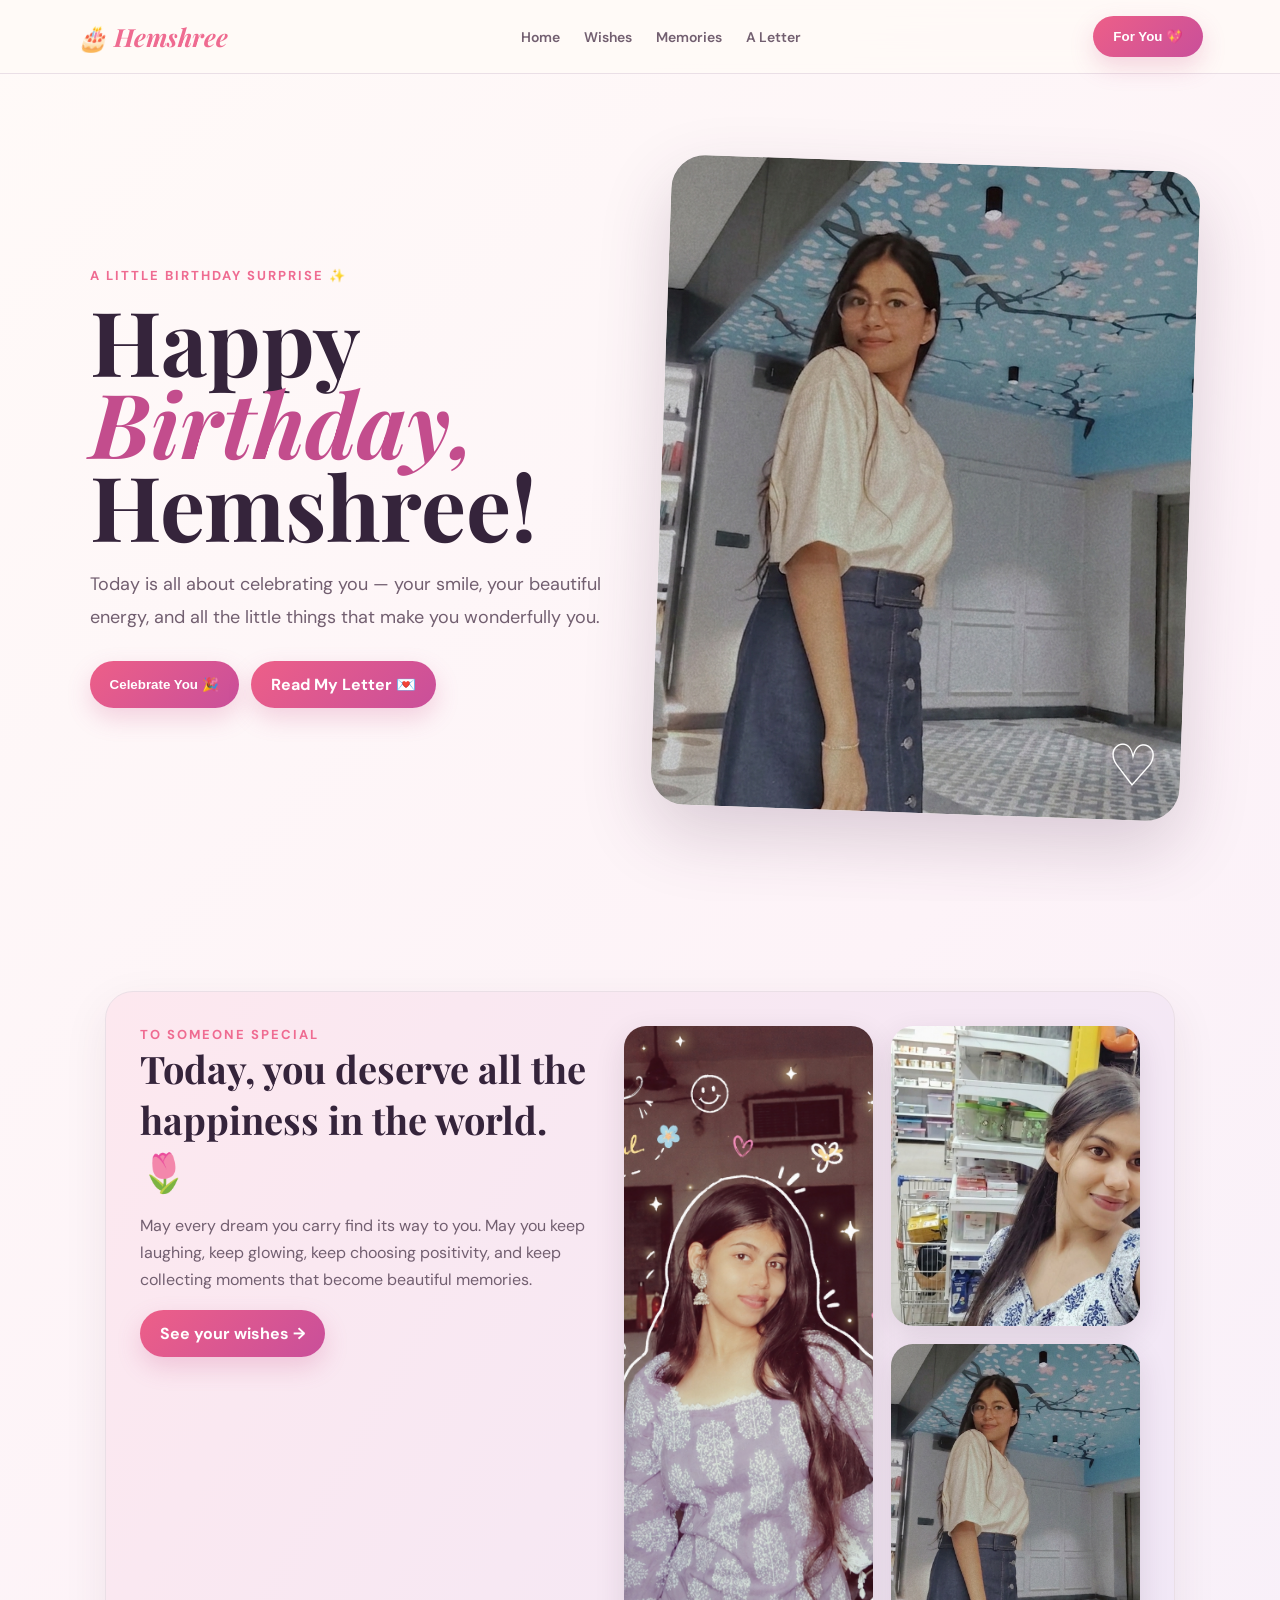
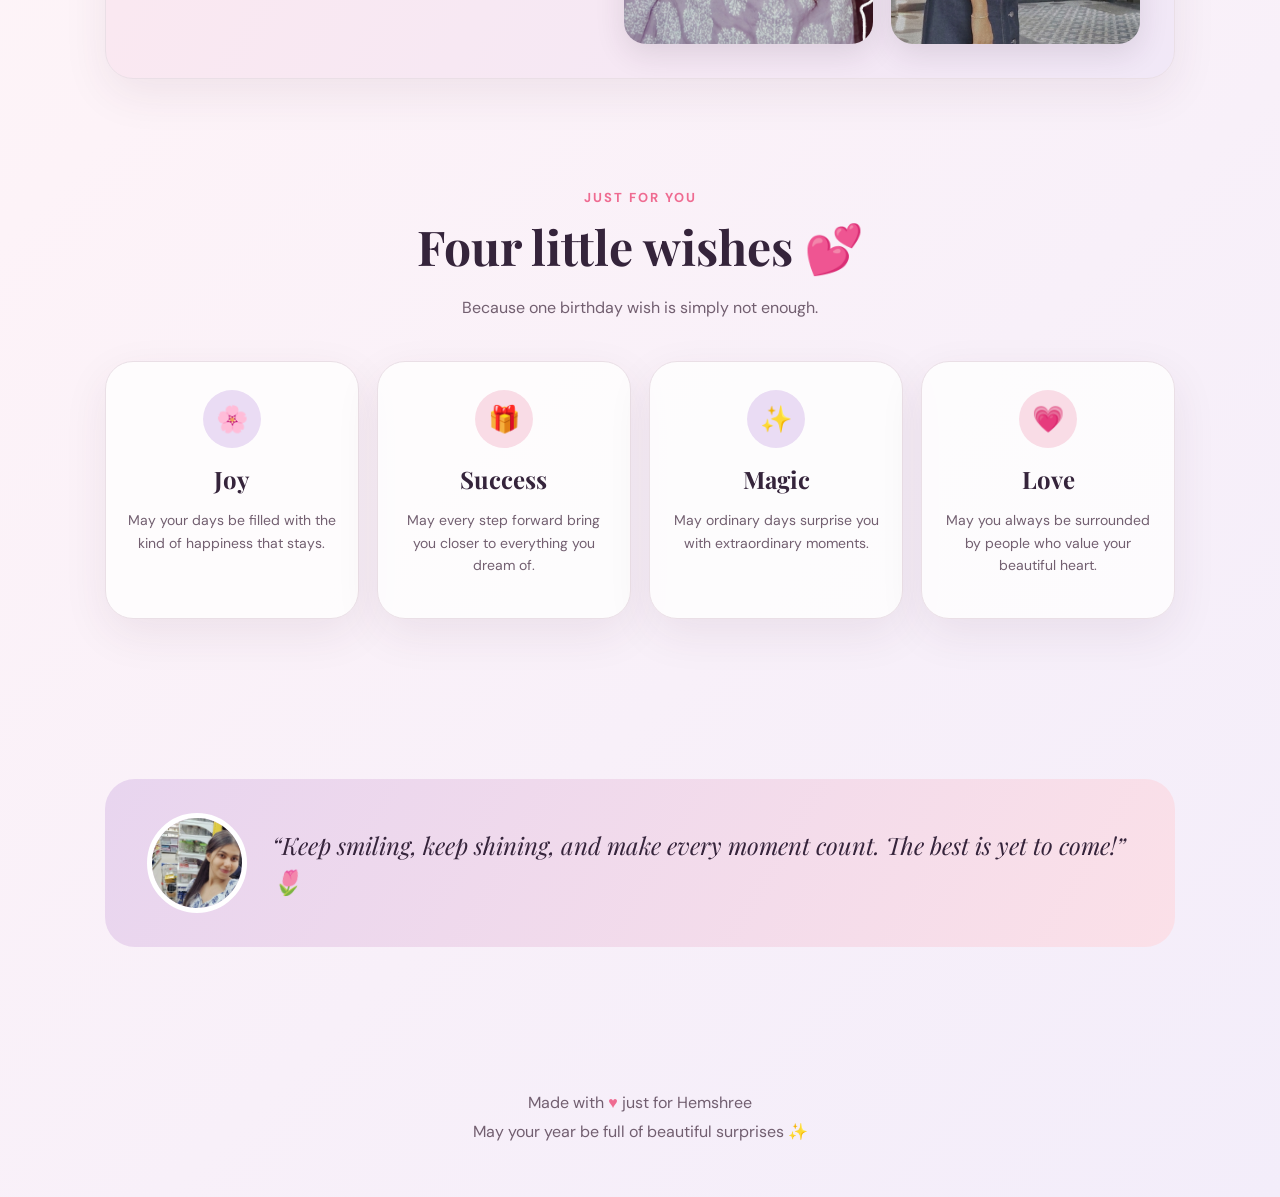
<file: index.html>
<!doctype html><html lang="en"><head><meta charset="utf-8"><meta name="viewport" content="width=device-width,initial-scale=1"><title>Happy Birthday Hemshree 💖</title><link rel="stylesheet" href="style.css"></head><body><nav class="nav"><a class="logo" href="index.html">🎂 <span>Hemshree</span></a><div class="navlinks"><a href="index.html">Home</a><a href="wishes.html">Wishes</a><a href="memories.html">Memories</a><a href="letter.html">A Letter</a></div><button class="btn" data-celebrate>For You 💖</button></nav><div class="floating"></div><main><section class="hero"><div><div class="kicker">A little birthday surprise ✨</div><h1>Happy<br><em>Birthday,</em><br>Hemshree!</h1><p class="lead">Today is all about celebrating you — your smile, your beautiful energy, and all the little things that make you wonderfully you.</p><div class="hero-actions"><button class="btn" data-celebrate>Celebrate You 🎉</button><a class="btn" href="letter.html">Read My Letter 💌</a></div></div><div class="photo-frame"><img src="assets/hero.png" alt="Hemshree"></div></section><section class="section"><div class="special card"><div><div class="kicker">To someone special</div><h2>Today, you deserve all the happiness in the world. 🌷</h2><p>May every dream you carry find its way to you. May you keep laughing, keep glowing, keep choosing positivity, and keep collecting moments that become beautiful memories.</p><a class="btn" href="wishes.html">See your wishes →</a></div><div class="gallery"><div class="pic tall"><img src="assets/collage.jpg" alt="Hemshree memory collage"></div><div class="pic"><img src="assets/selfie.jpg" alt="Hemshree smiling"></div><div class="pic"><img src="assets/hero.png" alt="Hemshree"></div></div></div></section><section class="section" style="padding-top:20px"><div class="section-head"><div class="kicker">Just for you</div><h2>Four little wishes 💕</h2><p>Because one birthday wish is simply not enough.</p></div><div class="wishes"><div class="wish card"><div class="icon">🌸</div><h3>Joy</h3><p>May your days be filled with the kind of happiness that stays.</p></div><div class="wish card"><div class="icon">🎁</div><h3>Success</h3><p>May every step forward bring you closer to everything you dream of.</p></div><div class="wish card"><div class="icon">✨</div><h3>Magic</h3><p>May ordinary days surprise you with extraordinary moments.</p></div><div class="wish card"><div class="icon">💗</div><h3>Love</h3><p>May you always be surrounded by people who value your beautiful heart.</p></div></div></section><section class="section" style="padding-top:20px"><div class="quote"><img src="assets/selfie.jpg" alt="Hemshree"><blockquote>“Keep smiling, keep shining, and make every moment count. The best is yet to come!” 🌷</blockquote></div></section></main><footer class="footer">Made with <strong>♥</strong> just for Hemshree<br><span style="display:inline-block;margin-top:8px">May your year be full of beautiful surprises ✨</span></footer><script src="script.js"></script></body></html>
</file>
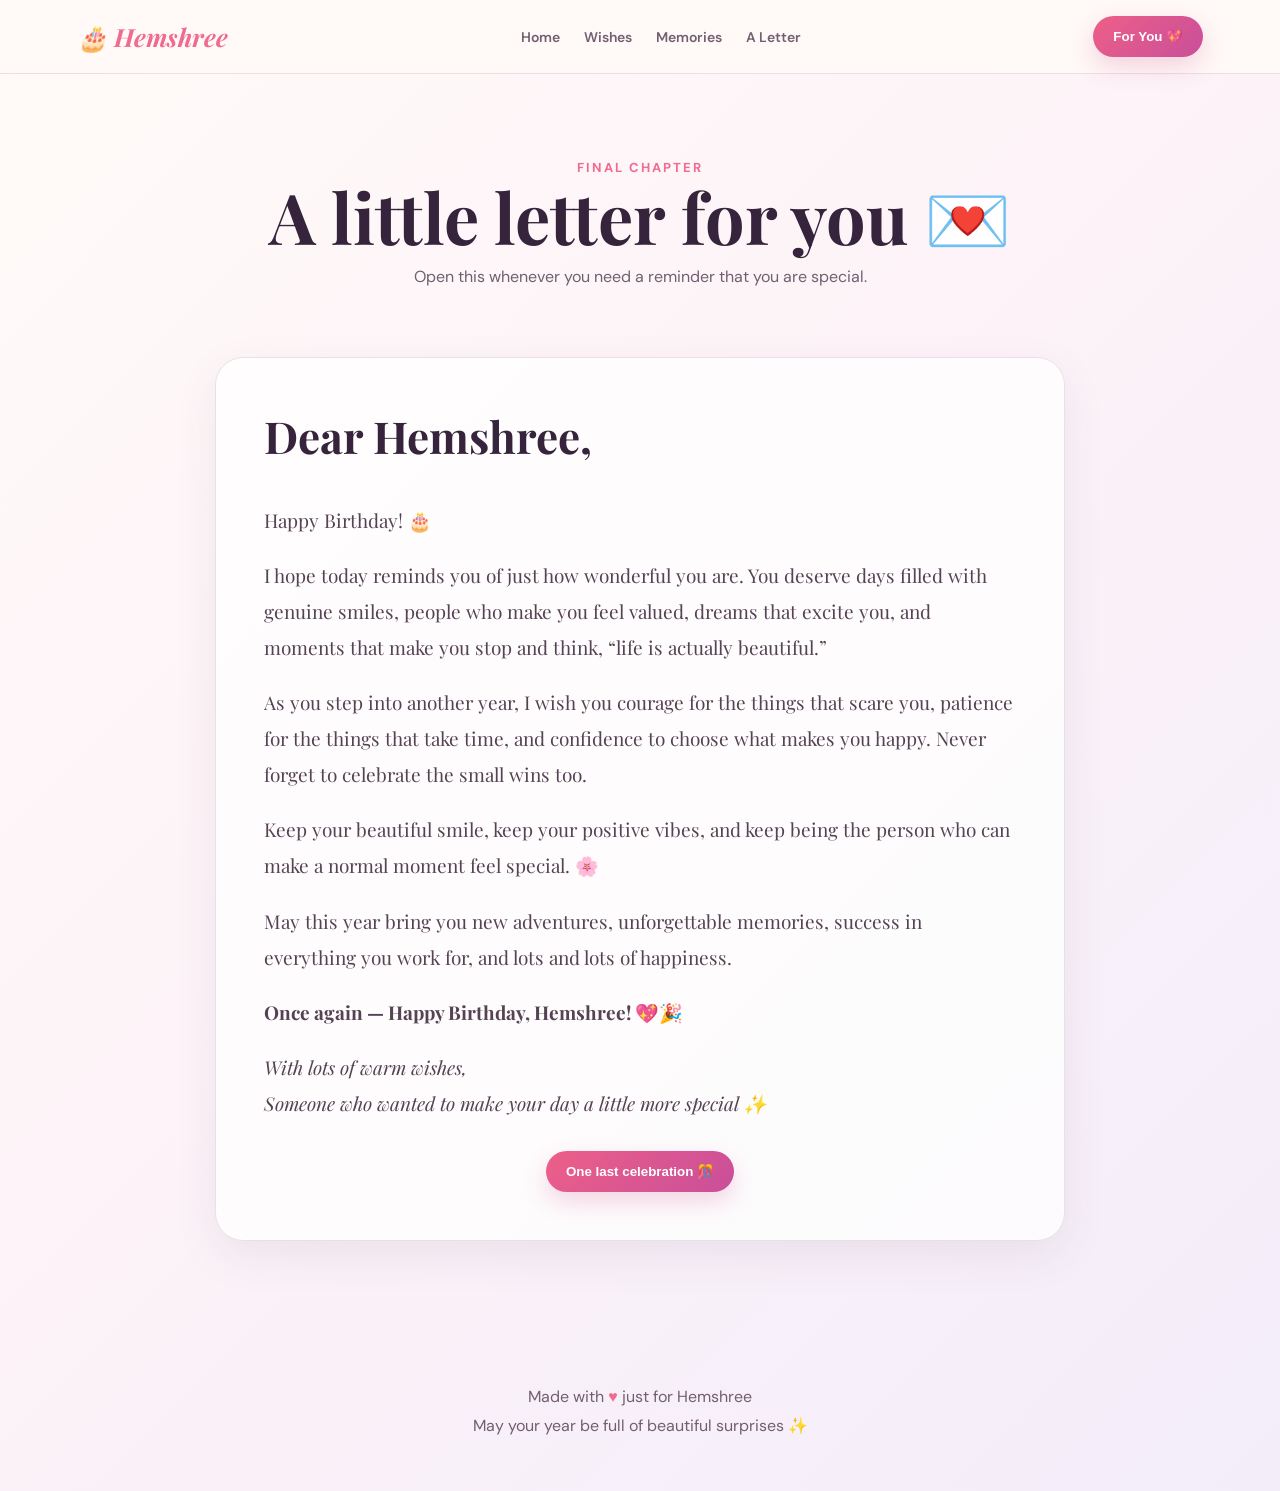
<file: letter.html>
<!doctype html><html lang="en"><head><meta charset="utf-8"><meta name="viewport" content="width=device-width,initial-scale=1"><title>A Letter for Hemshree 💌</title><link rel="stylesheet" href="style.css"></head><body><nav class="nav"><a class="logo" href="index.html">🎂 <span>Hemshree</span></a><div class="navlinks"><a href="index.html">Home</a><a href="wishes.html">Wishes</a><a href="memories.html">Memories</a><a href="letter.html">A Letter</a></div><button class="btn" data-celebrate>For You 💖</button></nav><div class="floating"></div><header class="page-hero"><div class="kicker">Final chapter</div><h1>A little letter for you 💌</h1><p>Open this whenever you need a reminder that you are special.</p></header><section class="section" style="padding-top:10px"><article class="card letter"><h2>Dear Hemshree,</h2><p>Happy Birthday! 🎂</p><p>I hope today reminds you of just how wonderful you are. You deserve days filled with genuine smiles, people who make you feel valued, dreams that excite you, and moments that make you stop and think, “life is actually beautiful.”</p><p>As you step into another year, I wish you courage for the things that scare you, patience for the things that take time, and confidence to choose what makes you happy. Never forget to celebrate the small wins too.</p><p>Keep your beautiful smile, keep your positive vibes, and keep being the person who can make a normal moment feel special. 🌸</p><p>May this year bring you new adventures, unforgettable memories, success in everything you work for, and lots and lots of happiness.</p><p><strong>Once again — Happy Birthday, Hemshree! 💖🎉</strong></p><p class="signature">With lots of warm wishes,<br>Someone who wanted to make your day a little more special ✨</p><div style="text-align:center;margin-top:30px"><button class="btn" data-celebrate>One last celebration 🎊</button></div></article></section><footer class="footer">Made with <strong>♥</strong> just for Hemshree<br><span style="display:inline-block;margin-top:8px">May your year be full of beautiful surprises ✨</span></footer><script src="script.js"></script></body></html>
</file>
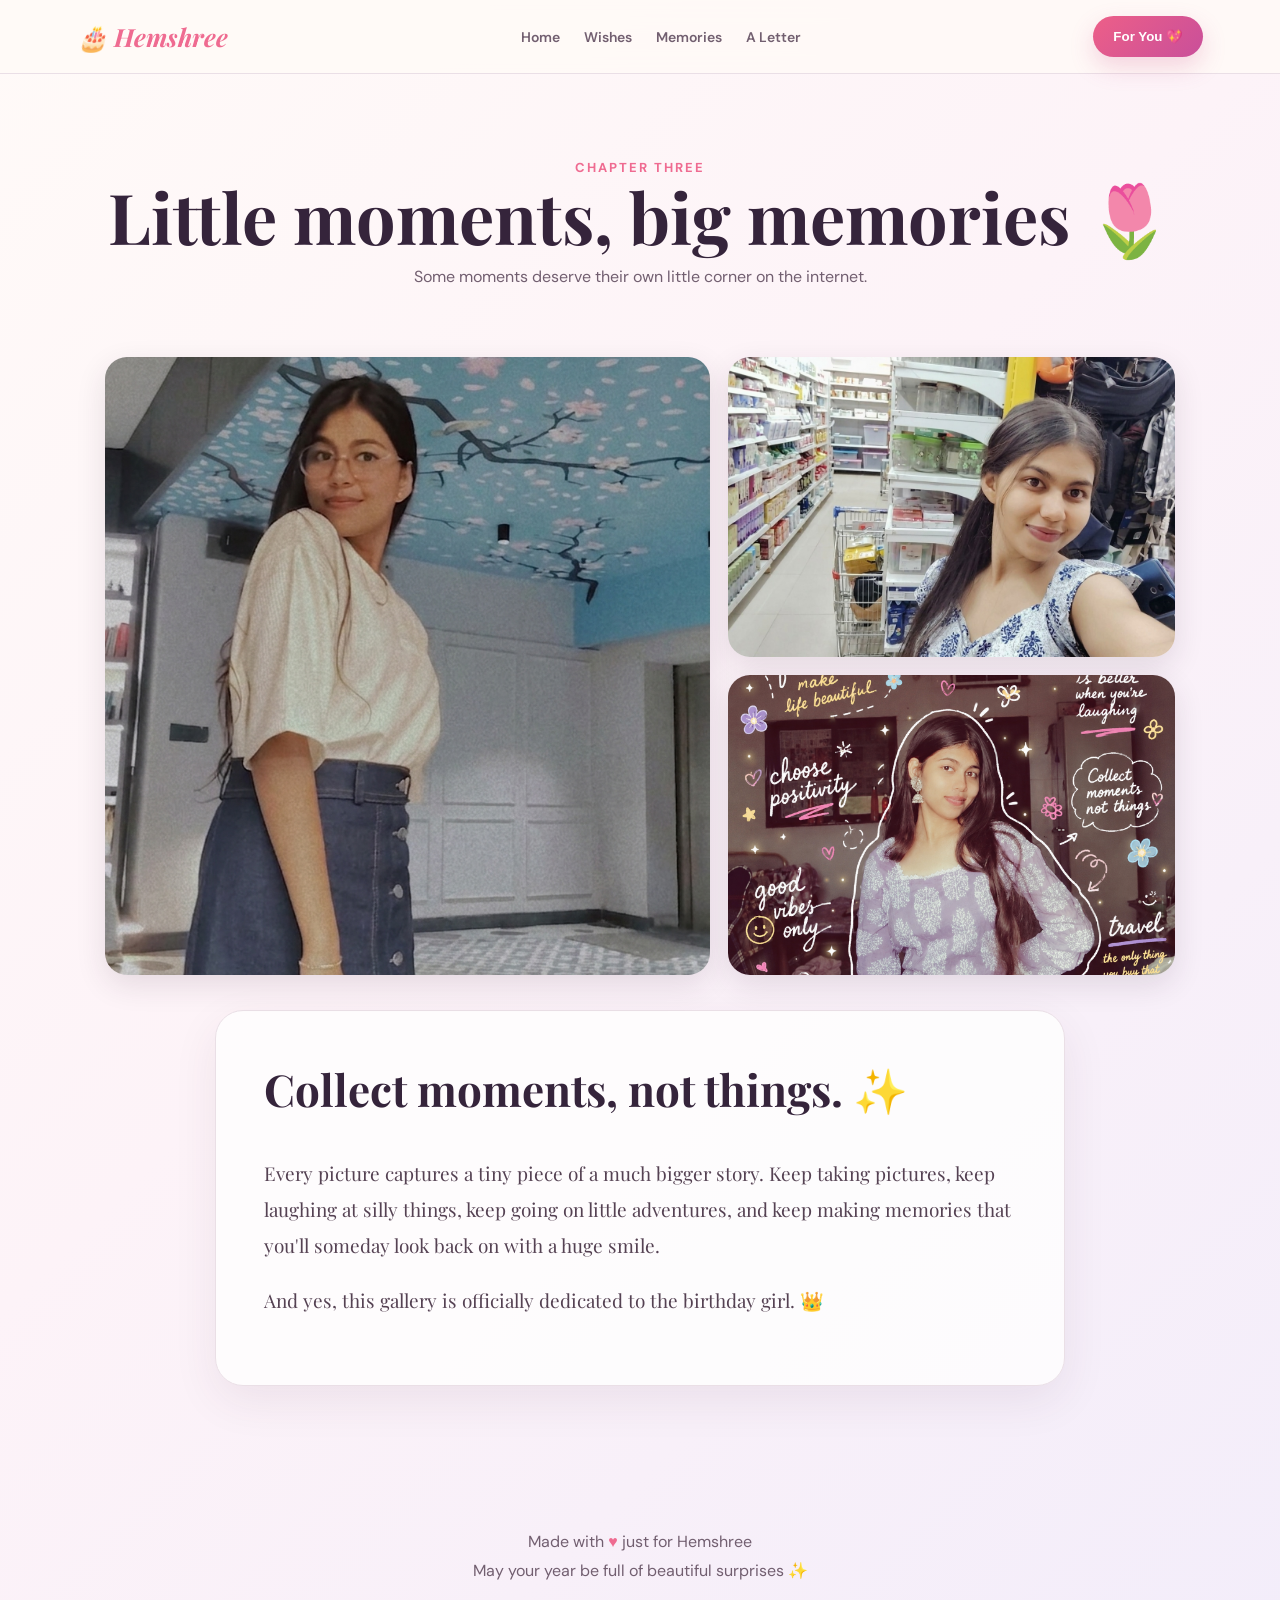
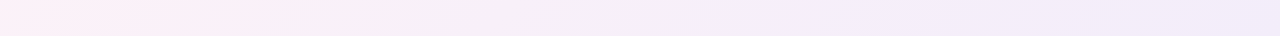
<file: memories.html>
<!doctype html><html lang="en"><head><meta charset="utf-8"><meta name="viewport" content="width=device-width,initial-scale=1"><title>Hemshree's Memories 📸</title><link rel="stylesheet" href="style.css"></head><body><nav class="nav"><a class="logo" href="index.html">🎂 <span>Hemshree</span></a><div class="navlinks"><a href="index.html">Home</a><a href="wishes.html">Wishes</a><a href="memories.html">Memories</a><a href="letter.html">A Letter</a></div><button class="btn" data-celebrate>For You 💖</button></nav><div class="floating"></div><header class="page-hero"><div class="kicker">Chapter three</div><h1>Little moments, big memories 🌷</h1><p>Some moments deserve their own little corner on the internet.</p></header><section class="section" style="padding-top:10px"><div class="gallery" style="grid-template-columns:1.15fr .85fr"><div class="pic tall"><img src="assets/hero.png" alt="Hemshree"></div><div class="pic"><img src="assets/selfie.jpg" alt="Hemshree smiling"></div><div class="pic"><img src="assets/collage.jpg" alt="Hemshree photo collage"></div></div><div class="card letter" style="margin-top:35px"><h2>Collect moments, not things. ✨</h2><p>Every picture captures a tiny piece of a much bigger story. Keep taking pictures, keep laughing at silly things, keep going on little adventures, and keep making memories that you'll someday look back on with a huge smile.</p><p>And yes, this gallery is officially dedicated to the birthday girl. 👑</p></div></section><footer class="footer">Made with <strong>♥</strong> just for Hemshree<br><span style="display:inline-block;margin-top:8px">May your year be full of beautiful surprises ✨</span></footer><script src="script.js"></script></body></html>
</file>
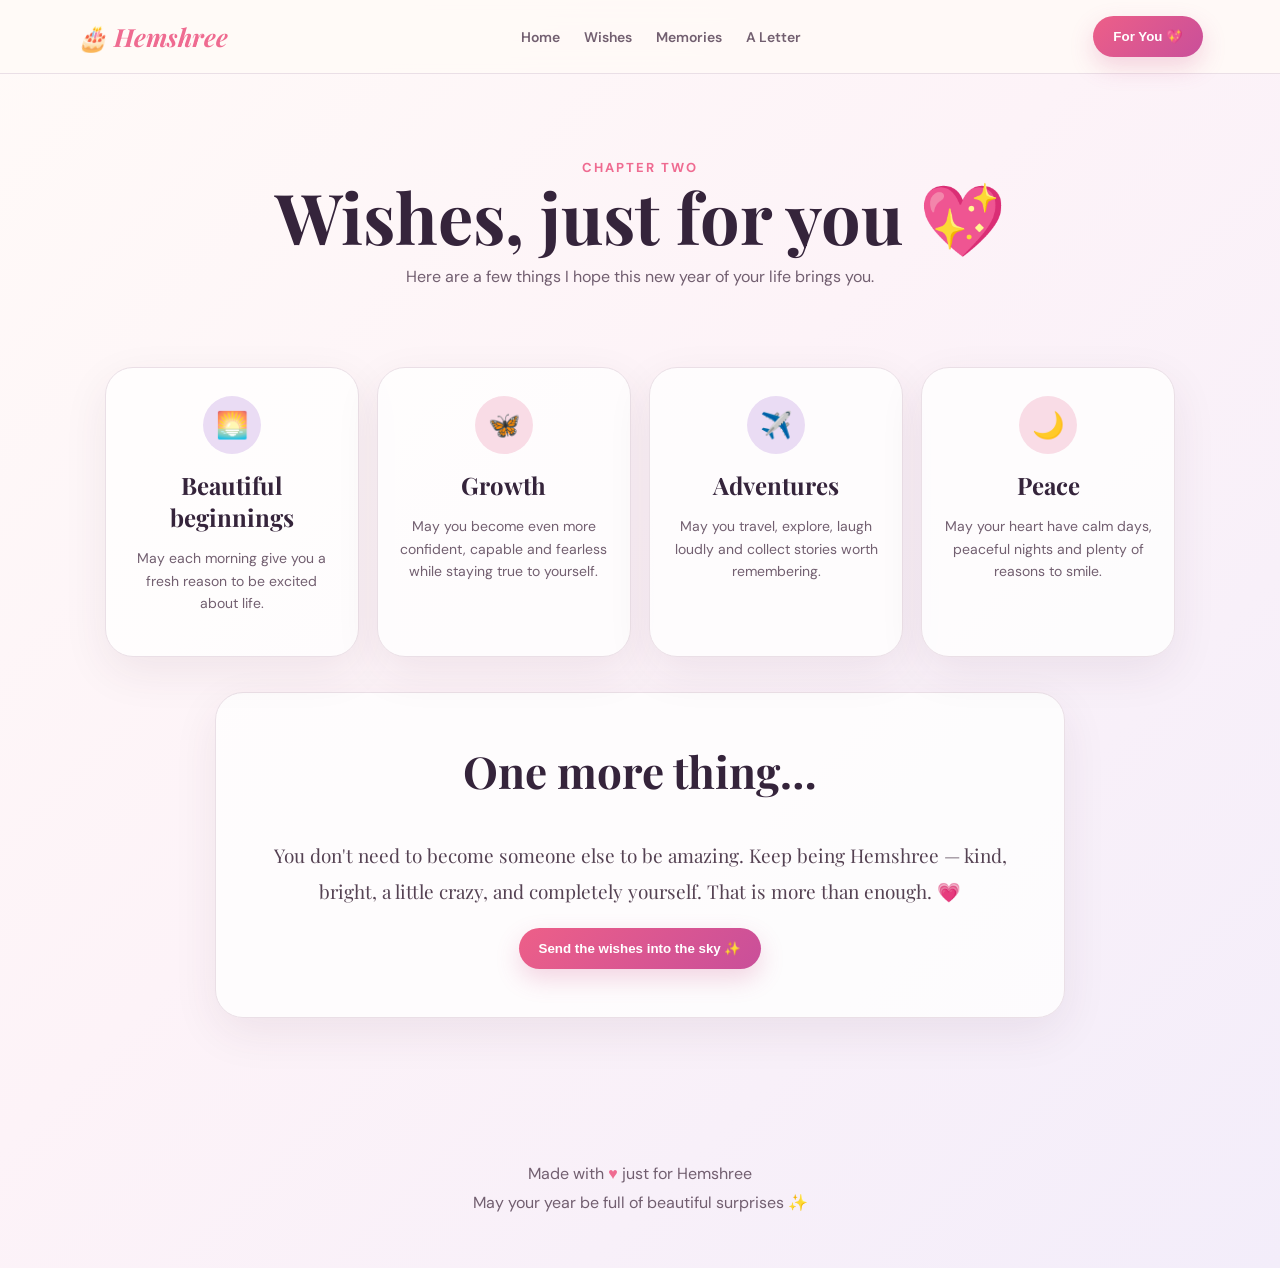
<file: wishes.html>
<!doctype html><html lang="en"><head><meta charset="utf-8"><meta name="viewport" content="width=device-width,initial-scale=1"><title>Birthday Wishes for Hemshree 💕</title><link rel="stylesheet" href="style.css"></head><body><nav class="nav"><a class="logo" href="index.html">🎂 <span>Hemshree</span></a><div class="navlinks"><a href="index.html">Home</a><a href="wishes.html">Wishes</a><a href="memories.html">Memories</a><a href="letter.html">A Letter</a></div><button class="btn" data-celebrate>For You 💖</button></nav><div class="floating"></div><header class="page-hero"><div class="kicker">Chapter two</div><h1>Wishes, just for you 💖</h1><p>Here are a few things I hope this new year of your life brings you.</p></header><section class="section" style="padding-top:20px"><div class="wishes"><div class="wish card"><div class="icon">🌅</div><h3>Beautiful beginnings</h3><p>May each morning give you a fresh reason to be excited about life.</p></div><div class="wish card"><div class="icon">🦋</div><h3>Growth</h3><p>May you become even more confident, capable and fearless while staying true to yourself.</p></div><div class="wish card"><div class="icon">✈️</div><h3>Adventures</h3><p>May you travel, explore, laugh loudly and collect stories worth remembering.</p></div><div class="wish card"><div class="icon">🌙</div><h3>Peace</h3><p>May your heart have calm days, peaceful nights and plenty of reasons to smile.</p></div></div><div class="card letter" style="margin-top:35px;text-align:center"><h2>One more thing…</h2><p>You don't need to become someone else to be amazing. Keep being Hemshree — kind, bright, a little crazy, and completely yourself. That is more than enough. 💗</p><button class="btn" data-celebrate>Send the wishes into the sky ✨</button></div></section><footer class="footer">Made with <strong>♥</strong> just for Hemshree<br><span style="display:inline-block;margin-top:8px">May your year be full of beautiful surprises ✨</span></footer><script src="script.js"></script></body></html>
</file>
<file: style.css>
@import url('https://fonts.googleapis.com/css2?family=DM+Sans:wght@400;500;600;700&family=Playfair+Display:ital,wght@0,600;0,700;1,600;1,700&display=swap');
:root{--ink:#35243b;--muted:#725f70;--pink:#ef6b91;--rose:#f9dce6;--lav:#eadcf4;--cream:#fffaf7;--line:#eadfe6}
*{box-sizing:border-box}html{scroll-behavior:smooth}body{margin:0;background:linear-gradient(135deg,#fffaf8,#fdf3f8 45%,#f3edfa);color:var(--ink);font-family:"DM Sans",sans-serif}a{text-decoration:none;color:inherit}img{max-width:100%;display:block}
.nav{position:sticky;top:0;z-index:50;display:flex;justify-content:space-between;align-items:center;padding:16px 6%;background:rgba(255,250,247,.9);backdrop-filter:blur(14px);border-bottom:1px solid var(--line)}.logo{font-family:"Playfair Display",serif;font-style:italic;font-size:25px;font-weight:700}.logo span{color:var(--pink)}.navlinks{display:flex;gap:24px}.navlinks a{font-size:14px;font-weight:600;color:var(--muted)}.navlinks a:hover{color:var(--pink)}
.btn{display:inline-flex;align-items:center;justify-content:center;border:0;border-radius:999px;padding:13px 20px;background:linear-gradient(135deg,#ed5f88,#c94f9a);color:white;font-weight:700;cursor:pointer;box-shadow:0 10px 24px rgba(205,75,130,.22);transition:.25s}.btn:hover{transform:translateY(-2px)}
.hero{min-height:calc(100vh - 73px);display:grid;grid-template-columns:1fr 1fr;align-items:center;gap:42px;padding:60px 7%;overflow:hidden}.kicker{color:var(--pink);font-weight:700;letter-spacing:2px;text-transform:uppercase;font-size:13px}h1{font-family:"Playfair Display",serif;font-size:clamp(54px,7vw,94px);line-height:.92;margin:15px 0 22px}h1 em{color:#c34d8d}.lead{font-size:18px;line-height:1.8;color:var(--muted);max-width:570px}.hero-actions{display:flex;gap:12px;flex-wrap:wrap;margin-top:28px}
.photo-frame{position:relative;border-radius:34px;overflow:hidden;box-shadow:0 28px 70px rgba(80,45,78,.2);transform:rotate(2deg)}.photo-frame img{width:100%;height:650px;object-fit:cover}.photo-frame:after{content:"♡";position:absolute;right:22px;bottom:16px;color:#fff;font-size:58px;text-shadow:0 5px 18px #7e496e}
.section{padding:90px 7%;max-width:1250px;margin:auto}.section-head{text-align:center;max-width:720px;margin:0 auto 40px}.section-head h2{font-family:"Playfair Display",serif;font-size:48px;margin:8px 0}.section-head p,.special p{color:var(--muted);line-height:1.7}.card{background:rgba(255,255,255,.78);border:1px solid var(--line);border-radius:28px;box-shadow:0 15px 45px rgba(72,44,70,.08)}
.special{display:grid;grid-template-columns:1fr 1.15fr;gap:35px;padding:34px;background:linear-gradient(120deg,#fde8ef,#f1e8f7)}.special h2{font-family:"Playfair Display",serif;font-size:38px;margin:0 0 12px}.gallery{display:grid;grid-template-columns:repeat(2,1fr);gap:18px}.gallery .pic{border-radius:22px;overflow:hidden;box-shadow:0 10px 30px rgba(60,35,55,.12)}.gallery img{width:100%;height:300px;object-fit:cover;transition:.4s}.gallery img:hover{transform:scale(1.04)}.gallery .tall{grid-row:span 2}.gallery .tall img{height:618px}
.wishes{display:grid;grid-template-columns:repeat(4,1fr);gap:18px}.wish{padding:28px 20px;text-align:center}.icon{width:58px;height:58px;border-radius:50%;display:grid;place-items:center;margin:auto;background:var(--lav);font-size:26px}.wish:nth-child(2) .icon,.wish:nth-child(4) .icon{background:var(--rose)}.wish h3{font-family:"Playfair Display",serif;font-size:24px;margin:15px 0 8px}.wish p{color:var(--muted);line-height:1.6;font-size:14px}
.quote{margin-top:50px;padding:34px 42px;border-radius:30px;background:linear-gradient(120deg,#e8d5ef,#fbe0e8);display:flex;gap:25px;align-items:center}.quote img{width:100px;height:100px;object-fit:cover;border-radius:50%;border:5px solid white}.quote blockquote{margin:0;font-family:"Playfair Display",serif;font-size:24px;font-style:italic;line-height:1.5}.letter{max-width:850px;margin:auto;padding:48px}.letter h2{font-family:"Playfair Display",serif;font-size:44px;margin-top:0}.letter p{font-family:"Playfair Display",serif;font-size:19px;line-height:1.9;color:#554253}.signature{font-family:"Playfair Display",serif;font-style:italic;font-size:28px;color:#c34d8d}.footer{text-align:center;padding:55px 20px;color:var(--muted)}.footer strong{color:var(--pink)}.page-hero{padding:85px 7% 55px;text-align:center}.page-hero h1{font-size:70px;margin:8px 0 15px}.page-hero p{max-width:650px;margin:auto;color:var(--muted);line-height:1.8}
.floating{position:fixed;inset:0;pointer-events:none;overflow:hidden;z-index:100}.confetti{position:absolute;top:-20px;font-size:22px;animation:fall linear forwards}@keyframes fall{to{transform:translateY(110vh) rotate(540deg);opacity:0}}
@media(max-width:850px){.navlinks{display:none}.hero{grid-template-columns:1fr;padding-top:35px}.photo-frame{transform:none}.photo-frame img{height:520px}.special{grid-template-columns:1fr}.wishes{grid-template-columns:1fr 1fr}.gallery{grid-template-columns:1fr}.gallery .tall{grid-row:auto}.gallery .tall img{height:380px}.section{padding:65px 5%}.page-hero h1{font-size:55px}.quote{flex-direction:column;text-align:center}}
@media(max-width:520px){.wishes{grid-template-columns:1fr}.letter{padding:28px 22px}h1{font-size:55px}.photo-frame img{height:470px}}
</file>
